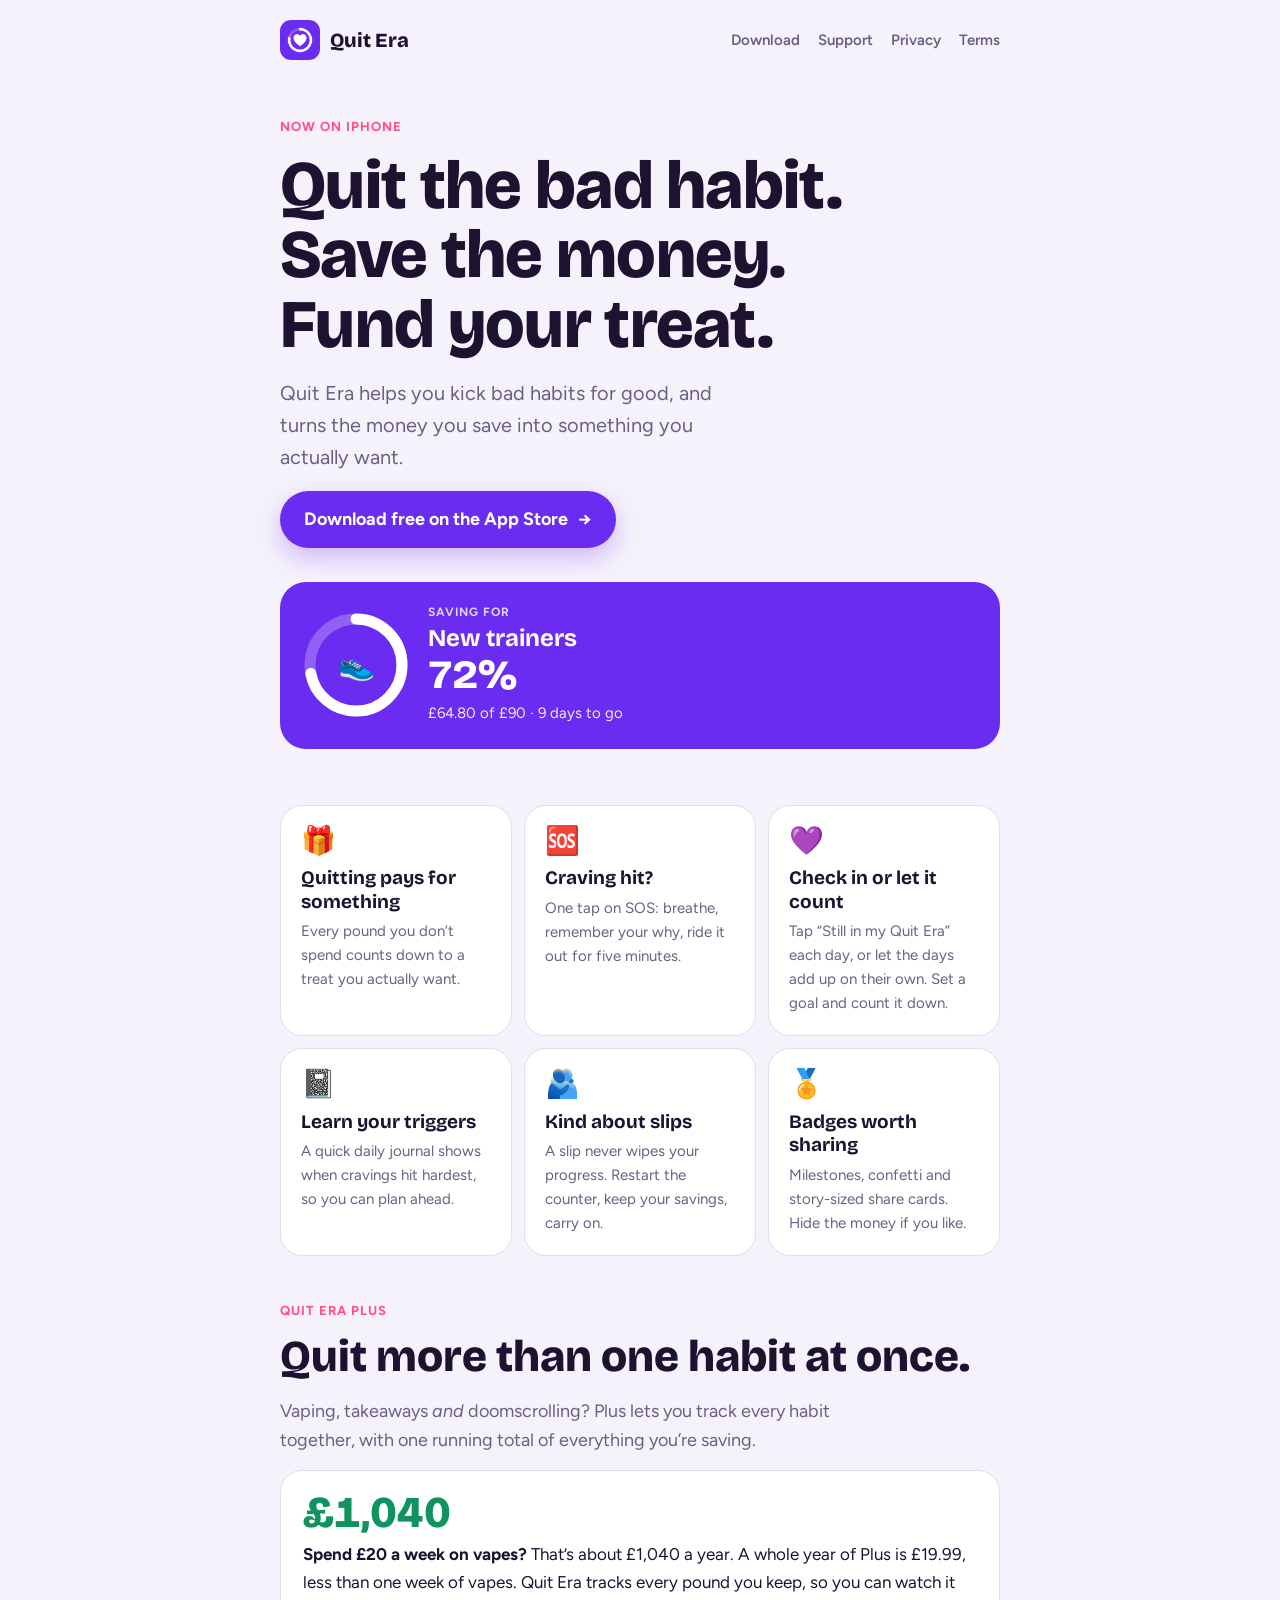
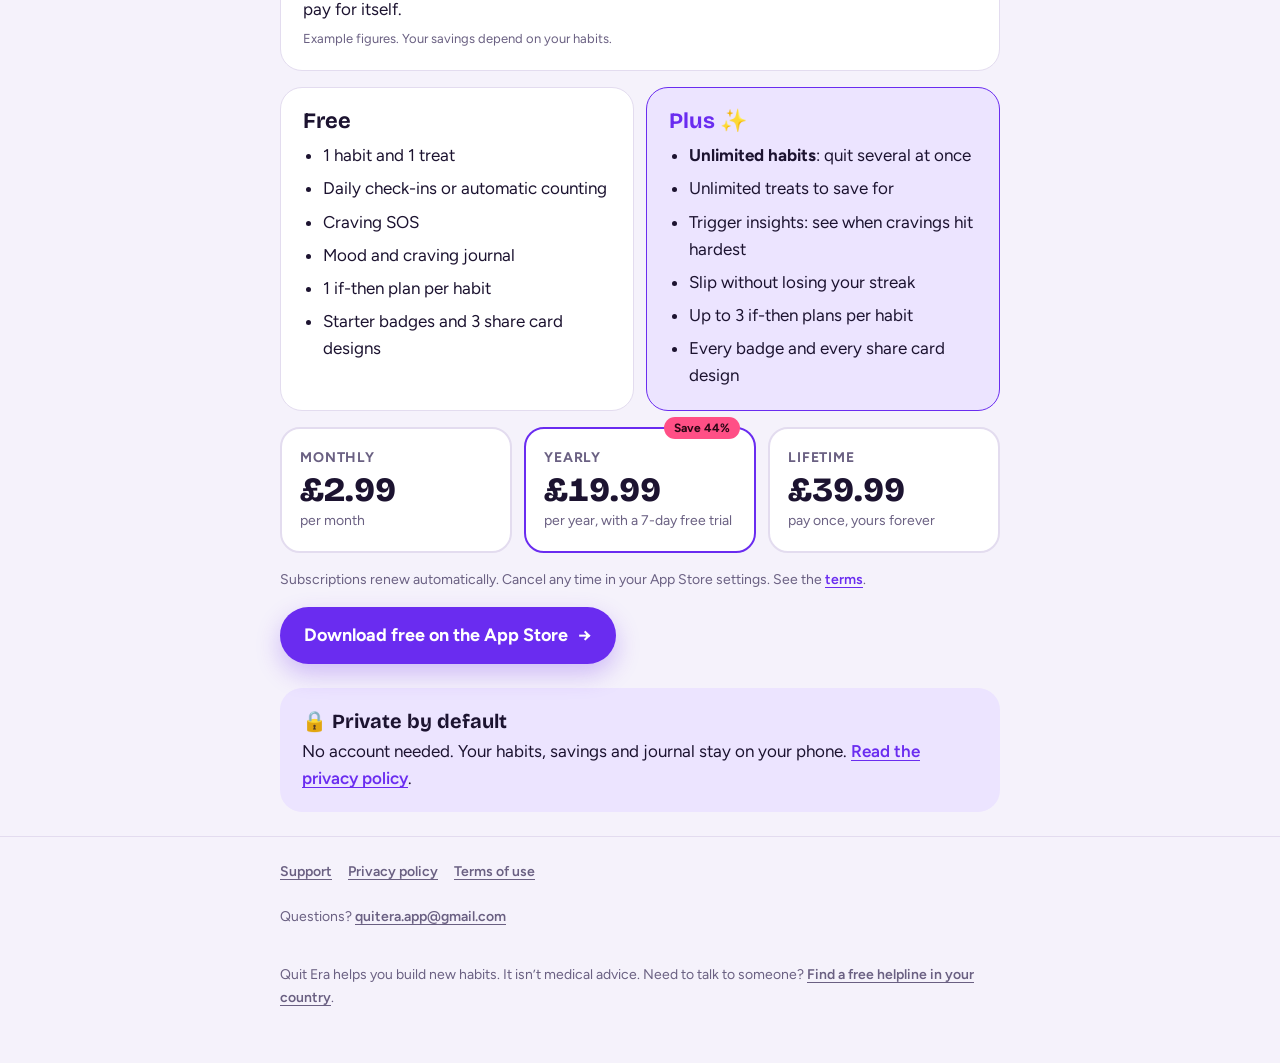
<file: index.html>
<!doctype html>
<html lang="en-GB">
<head>
  <meta name="apple-itunes-app" content="app-id=6830890706">
  <meta charset="utf-8">
  <meta name="viewport" content="width=device-width, initial-scale=1, viewport-fit=cover">
  <title>Quit Era: quit the bad habit, fund your treat</title>
  <meta name="description" content="Quit Era helps you quit bad habits for good. Your savings fund a treat you actually want, your why stays in view, and Craving SOS gets you through the hard moments.">
  <link rel="icon" href="favicon.png">
  <link rel="apple-touch-icon" href="icon.png">
  <meta property="og:title" content="Quit Era: quit the bad habit, fund your treat">
  <meta property="og:description" content="Free on the App Store. See how long you’ve been free and how much you’ve saved, and put it towards a treat. 💜">
  <meta property="og:image" content="https://www.quiteraapp.com/og-image.png">
  <meta property="og:image:width" content="1200">
  <meta property="og:image:height" content="630">
  <meta name="twitter:card" content="summary_large_image">
  <meta property="og:url" content="https://www.quiteraapp.com/">
  <link rel="canonical" href="https://www.quiteraapp.com/">
  <link rel="preconnect" href="https://fonts.googleapis.com">
  <link rel="preconnect" href="https://fonts.gstatic.com" crossorigin>
  <link rel="stylesheet" href="https://fonts.googleapis.com/css2?family=Bricolage+Grotesque:opsz,wght@12..96,700;12..96,800&family=Figtree:wght@400;600;700&display=swap">
  <link rel="stylesheet" href="styles.css">
</head>
<body>
  <header class="top">
    <div class="wrap">
      <a class="brand" href="./"><img src="icon.png" alt=""><span>Quit Era</span></a>
      <nav aria-label="Main">
        <a href="https://apps.apple.com/app/id6830890706">Download</a>
        <a href="support.html">Support</a>
        <a href="privacy.html">Privacy</a>
        <a href="terms.html">Terms</a>
      </nav>
    </div>
  </header>

  <main class="wrap">
    <section class="hero">
      <p class="eyebrow">Now on iPhone</p>
      <h1>Quit the bad habit. Save the money. Fund your treat.</h1>
      <p class="lede">Quit Era helps you kick bad habits for good, and turns the money you save into something you actually want.</p>
      <a class="store-btn" href="https://apps.apple.com/app/id6830890706">Download free on the App Store <span aria-hidden="true">→</span></a>

      <div class="treat" role="img" aria-label="Example treat card: saving for new trainers, 72 percent funded, 9 days to go">
        <svg class="ring" viewBox="0 0 104 104" aria-hidden="true">
          <circle cx="52" cy="52" r="46" fill="none" stroke="rgba(255,255,255,0.25)" stroke-width="11"/>
          <circle class="arc" cx="52" cy="52" r="46" fill="none" stroke="currentColor" stroke-width="11" stroke-linecap="round"
                  stroke-dasharray="289" stroke-dashoffset="81" transform="rotate(-90 52 52)"/>
          <text x="52" y="62" text-anchor="middle" font-size="30">👟</text>
        </svg>
        <div>
          <small>Saving for</small>
          <strong>New trainers</strong>
          <span class="pct">72%</span>
          <p>£64.80 of £90 · 9 days to go</p>
        </div>
      </div>
    </section>

    <section class="features" aria-label="What Quit Era does">
      <article class="feature">
        <span class="ico" aria-hidden="true">🎁</span>
        <h3>Quitting pays for something</h3>
        <p>Every pound you don’t spend counts down to a treat you actually want.</p>
      </article>
      <article class="feature">
        <span class="ico" aria-hidden="true">🆘</span>
        <h3>Craving hit?</h3>
        <p>One tap on SOS: breathe, remember your why, ride it out for five minutes.</p>
      </article>
      <article class="feature">
        <span class="ico" aria-hidden="true">💜</span>
        <h3>Check in or let it count</h3>
        <p>Tap “Still in my Quit Era” each day, or let the days add up on their own. Set a goal and count it down.</p>
      </article>
      <article class="feature">
        <span class="ico" aria-hidden="true">📓</span>
        <h3>Learn your triggers</h3>
        <p>A quick daily journal shows when cravings hit hardest, so you can plan ahead.</p>
      </article>
      <article class="feature">
        <span class="ico" aria-hidden="true">🫂</span>
        <h3>Kind about slips</h3>
        <p>A slip never wipes your progress. Restart the counter, keep your savings, carry on.</p>
      </article>
      <article class="feature">
        <span class="ico" aria-hidden="true">🏅</span>
        <h3>Badges worth sharing</h3>
        <p>Milestones, confetti and story-sized share cards. Hide the money if you like.</p>
      </article>
    </section>

    <section class="plus" aria-labelledby="plus-title">
      <p class="eyebrow">Quit Era Plus</p>
      <h2 id="plus-title">Quit more than one habit at once.</h2>
      <p class="plus-lede">Vaping, takeaways <em>and</em> doomscrolling? Plus lets you track every habit together, with one running total of everything you’re saving.</p>

      <div class="payback">
        <span class="payback-big">£1,040</span>
        <p><strong>Spend £20 a week on vapes?</strong> That’s about £1,040 a year. A whole year of Plus is £19.99, less than one week of vapes. Quit Era tracks every pound you keep, so you can watch it pay for itself.</p>
        <small>Example figures. Your savings depend on your habits.</small>
      </div>

      <div class="compare">
        <div class="tier">
          <h3>Free</h3>
          <ul>
            <li>1 habit and 1 treat</li>
            <li>Daily check-ins or automatic counting</li>
            <li>Craving SOS</li>
            <li>Mood and craving journal</li>
            <li>1 if-then plan per habit</li>
            <li>Starter badges and 3 share card designs</li>
          </ul>
        </div>
        <div class="tier tier-plus">
          <h3>Plus ✨</h3>
          <ul>
            <li><strong>Unlimited habits</strong>: quit several at once</li>
            <li>Unlimited treats to save for</li>
            <li>Trigger insights: see when cravings hit hardest</li>
            <li>Slip without losing your streak</li>
            <li>Up to 3 if-then plans per habit</li>
            <li>Every badge and every share card design</li>
          </ul>
        </div>
      </div>

      <div class="prices">
        <div class="price">
          <span class="price-name">Monthly</span>
          <span class="price-amount">£2.99</span>
          <span class="price-note">per month</span>
        </div>
        <div class="price price-best">
          <span class="price-tag">Save 44%</span>
          <span class="price-name">Yearly</span>
          <span class="price-amount">£19.99</span>
          <span class="price-note">per year, with a 7-day free trial</span>
        </div>
        <div class="price">
          <span class="price-name">Lifetime</span>
          <span class="price-amount">£39.99</span>
          <span class="price-note">pay once, yours forever</span>
        </div>
      </div>
      <p class="fine">Subscriptions renew automatically. Cancel any time in your App Store settings. See the <a href="terms.html">terms</a>.</p>
      <a class="store-btn" href="https://apps.apple.com/app/id6830890706">Download free on the App Store <span aria-hidden="true">→</span></a>
    </section>

    <section class="privacy-note">
      <h2>🔒 Private by default</h2>
      <p>No account needed. Your habits, savings and journal stay on your phone. <a href="privacy.html">Read the privacy policy</a>.</p>
    </section>
  </main>

  <footer>
    <div class="wrap">
      <nav aria-label="Footer">
        <a href="support.html">Support</a>
        <a href="privacy.html">Privacy policy</a>
        <a href="terms.html">Terms of use</a>
      </nav>
      <p>Questions? <a href="mailto:quitera.app@gmail.com">quitera.app@gmail.com</a></p>
      <p>Quit Era helps you build new habits. It isn’t medical advice. Need to talk to someone? <a href="https://findahelpline.com">Find a free helpline in your country</a>.</p>
    </div>
  </footer>
</body>
</html>
</file>
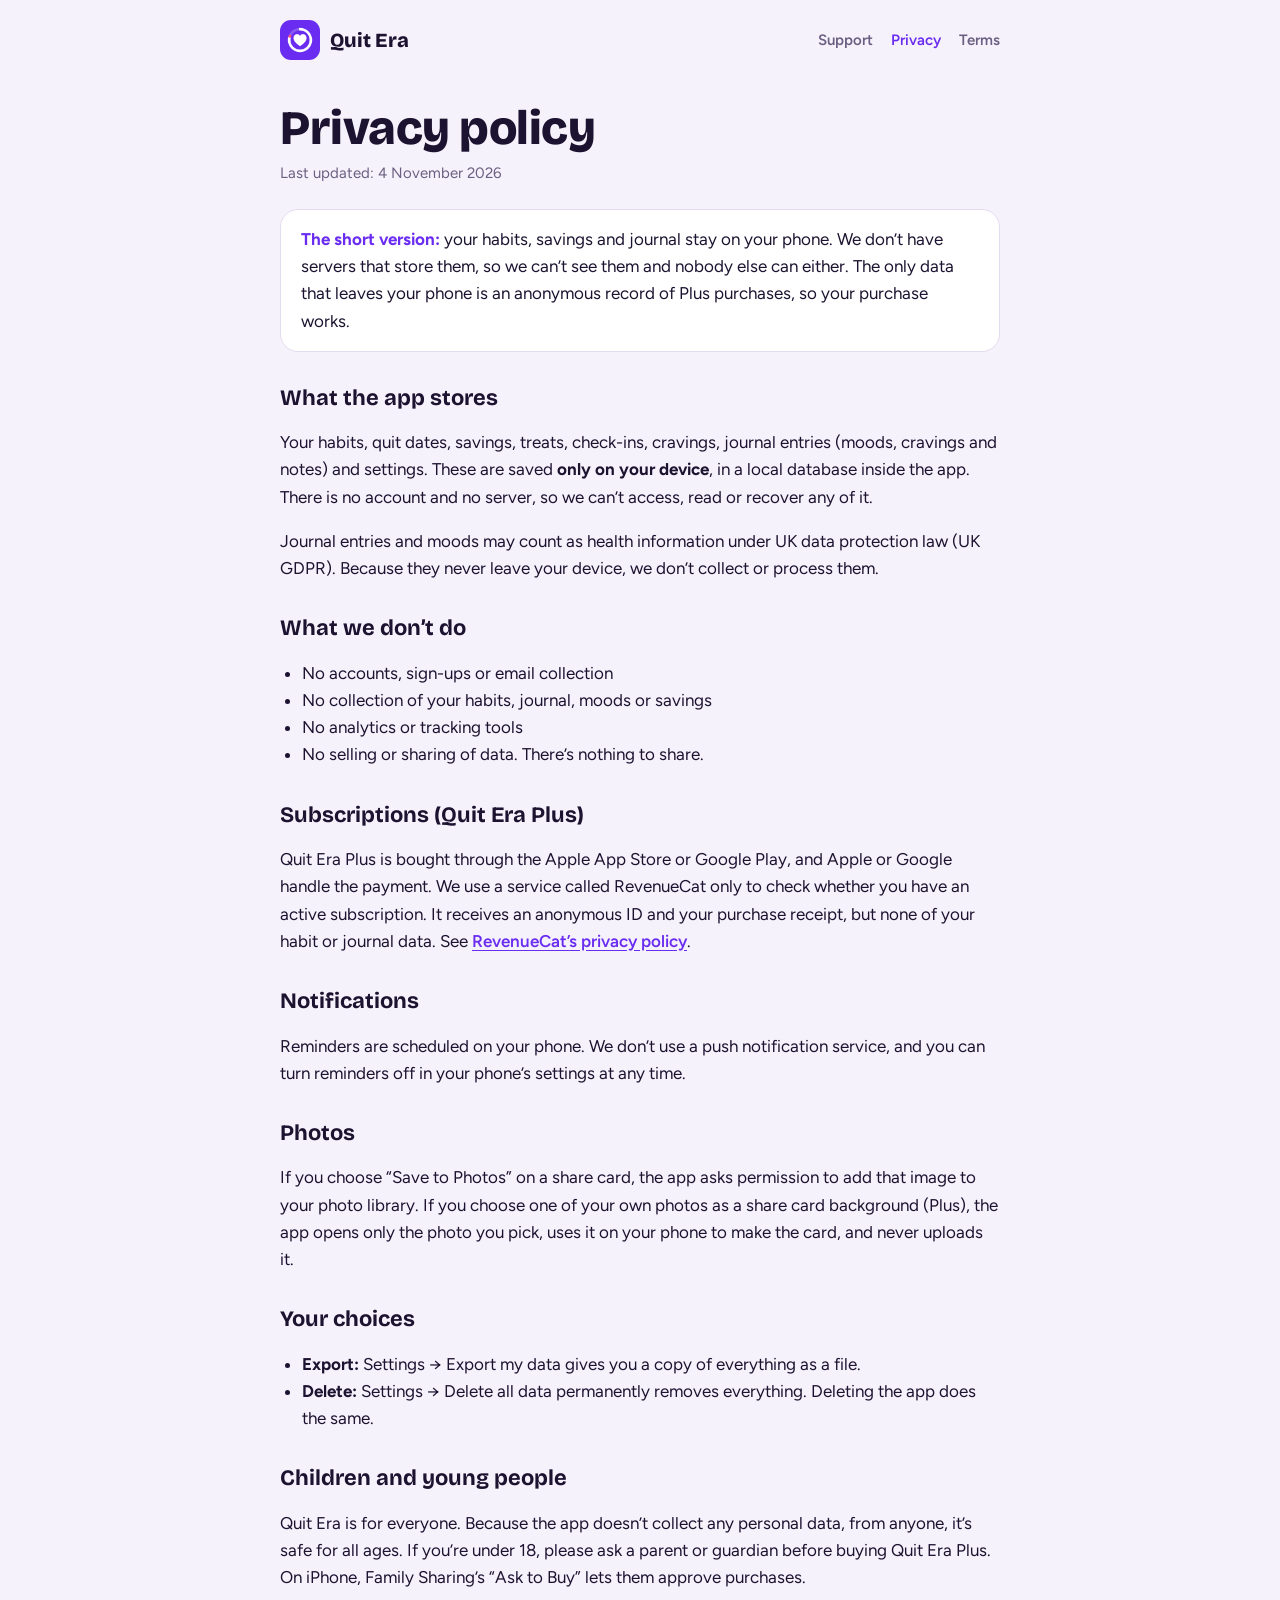
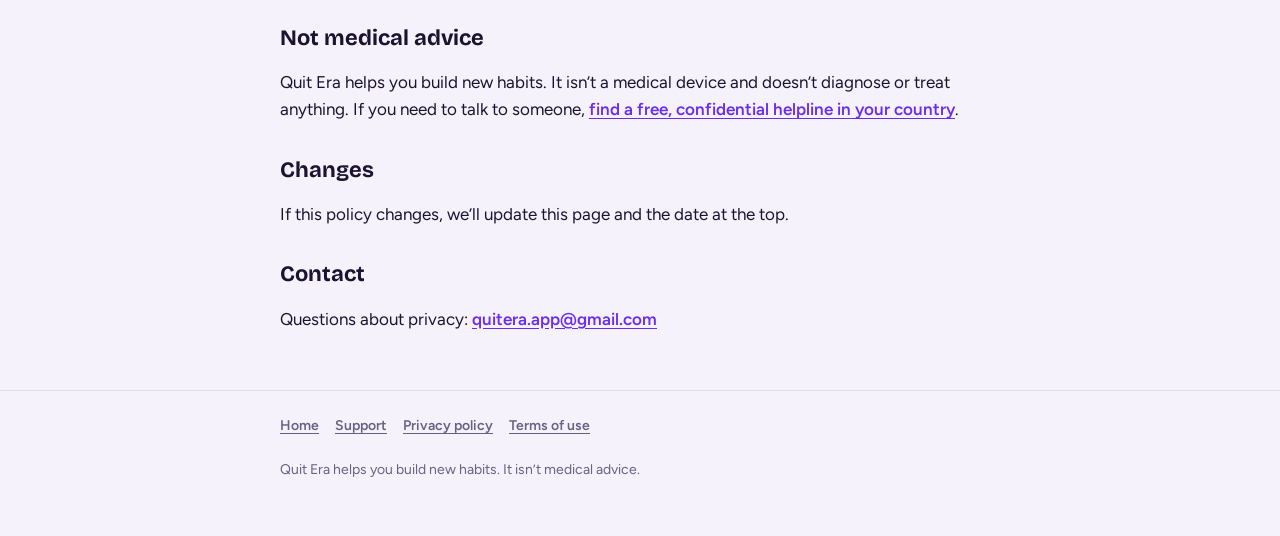
<file: privacy.html>
<!doctype html>
<html lang="en-GB">
<head>
  <meta name="apple-itunes-app" content="app-id=6830890706">
  <meta charset="utf-8">
  <meta name="viewport" content="width=device-width, initial-scale=1, viewport-fit=cover">
  <title>Privacy policy · Quit Era</title>
  <meta name="description" content="Quit Era does not collect your data. Everything you enter stays on your phone.">
  <link rel="icon" href="favicon.png">
  <link rel="preconnect" href="https://fonts.googleapis.com">
  <link rel="preconnect" href="https://fonts.gstatic.com" crossorigin>
  <link rel="stylesheet" href="https://fonts.googleapis.com/css2?family=Bricolage+Grotesque:opsz,wght@12..96,700;12..96,800&family=Figtree:wght@400;600;700&display=swap">
  <link rel="stylesheet" href="styles.css">
</head>
<body>
  <header class="top">
    <div class="wrap">
      <a class="brand" href="./"><img src="icon.png" alt=""><span>Quit Era</span></a>
      <nav aria-label="Main">
        <a href="support.html">Support</a>
        <a href="privacy.html" aria-current="page">Privacy</a>
        <a href="terms.html">Terms</a>
      </nav>
    </div>
  </header>
  <main class="wrap doc">
    <h1>Privacy policy</h1>
    <p class="updated">Last updated: 4 November 2026</p>

    <div class="callout"><strong>The short version:</strong> your habits, savings and journal stay on your phone. We don’t have servers that store them, so we can’t see them and nobody else can either. The only data that leaves your phone is an anonymous record of Plus purchases, so your purchase works.</div>

    <h2>What the app stores</h2>
    <p>Your habits, quit dates, savings, treats, check-ins, cravings, journal entries (moods, cravings and notes) and settings. These are saved <strong>only on your device</strong>, in a local database inside the app. There is no account and no server, so we can’t access, read or recover any of it.</p>
    <p>Journal entries and moods may count as health information under UK data protection law (UK GDPR). Because they never leave your device, we don’t collect or process them.</p>

    <h2>What we don’t do</h2>
    <ul>
      <li>No accounts, sign-ups or email collection</li>
      <li>No collection of your habits, journal, moods or savings</li>
      <li>No analytics or tracking tools</li>
      <li>No selling or sharing of data. There’s nothing to share.</li>
    </ul>

    <h2>Subscriptions (Quit Era Plus)</h2>
    <p>Quit Era Plus is bought through the Apple App Store or Google Play, and Apple or Google handle the payment. We use a service called RevenueCat only to check whether you have an active subscription. It receives an anonymous ID and your purchase receipt, but none of your habit or journal data. See <a href="https://www.revenuecat.com/privacy/">RevenueCat’s privacy policy</a>.</p>

    <h2>Notifications</h2>
    <p>Reminders are scheduled on your phone. We don’t use a push notification service, and you can turn reminders off in your phone’s settings at any time.</p>

    <h2>Photos</h2>
    <p>If you choose “Save to Photos” on a share card, the app asks permission to add that image to your photo library. If you choose one of your own photos as a share card background (Plus), the app opens only the photo you pick, uses it on your phone to make the card, and never uploads it.</p>

    <h2>Your choices</h2>
    <ul>
      <li><strong>Export:</strong> Settings → Export my data gives you a copy of everything as a file.</li>
      <li><strong>Delete:</strong> Settings → Delete all data permanently removes everything. Deleting the app does the same.</li>
    </ul>

    <h2>Children and young people</h2>
    <p>Quit Era is for everyone. Because the app doesn’t collect any personal data, from anyone, it’s safe for all ages. If you’re under 18, please ask a parent or guardian before buying Quit Era Plus. On iPhone, Family Sharing’s “Ask to Buy” lets them approve purchases.</p>

    <h2>Not medical advice</h2>
    <p>Quit Era helps you build new habits. It isn’t a medical device and doesn’t diagnose or treat anything. If you need to talk to someone, <a href="https://findahelpline.com">find a free, confidential helpline in your country</a>.</p>

    <h2>Changes</h2>
    <p>If this policy changes, we’ll update this page and the date at the top.</p>

    <h2>Contact</h2>
    <p>Questions about privacy: <a href="mailto:quitera.app@gmail.com">quitera.app@gmail.com</a></p>
  </main>
  <footer>
    <div class="wrap">
      <nav aria-label="Footer">
        <a href="./">Home</a>
        <a href="support.html">Support</a>
        <a href="privacy.html">Privacy policy</a>
        <a href="terms.html">Terms of use</a>
      </nav>
      <p>Quit Era helps you build new habits. It isn’t medical advice.</p>
    </div>
  </footer>
</body>
</html>
</file>
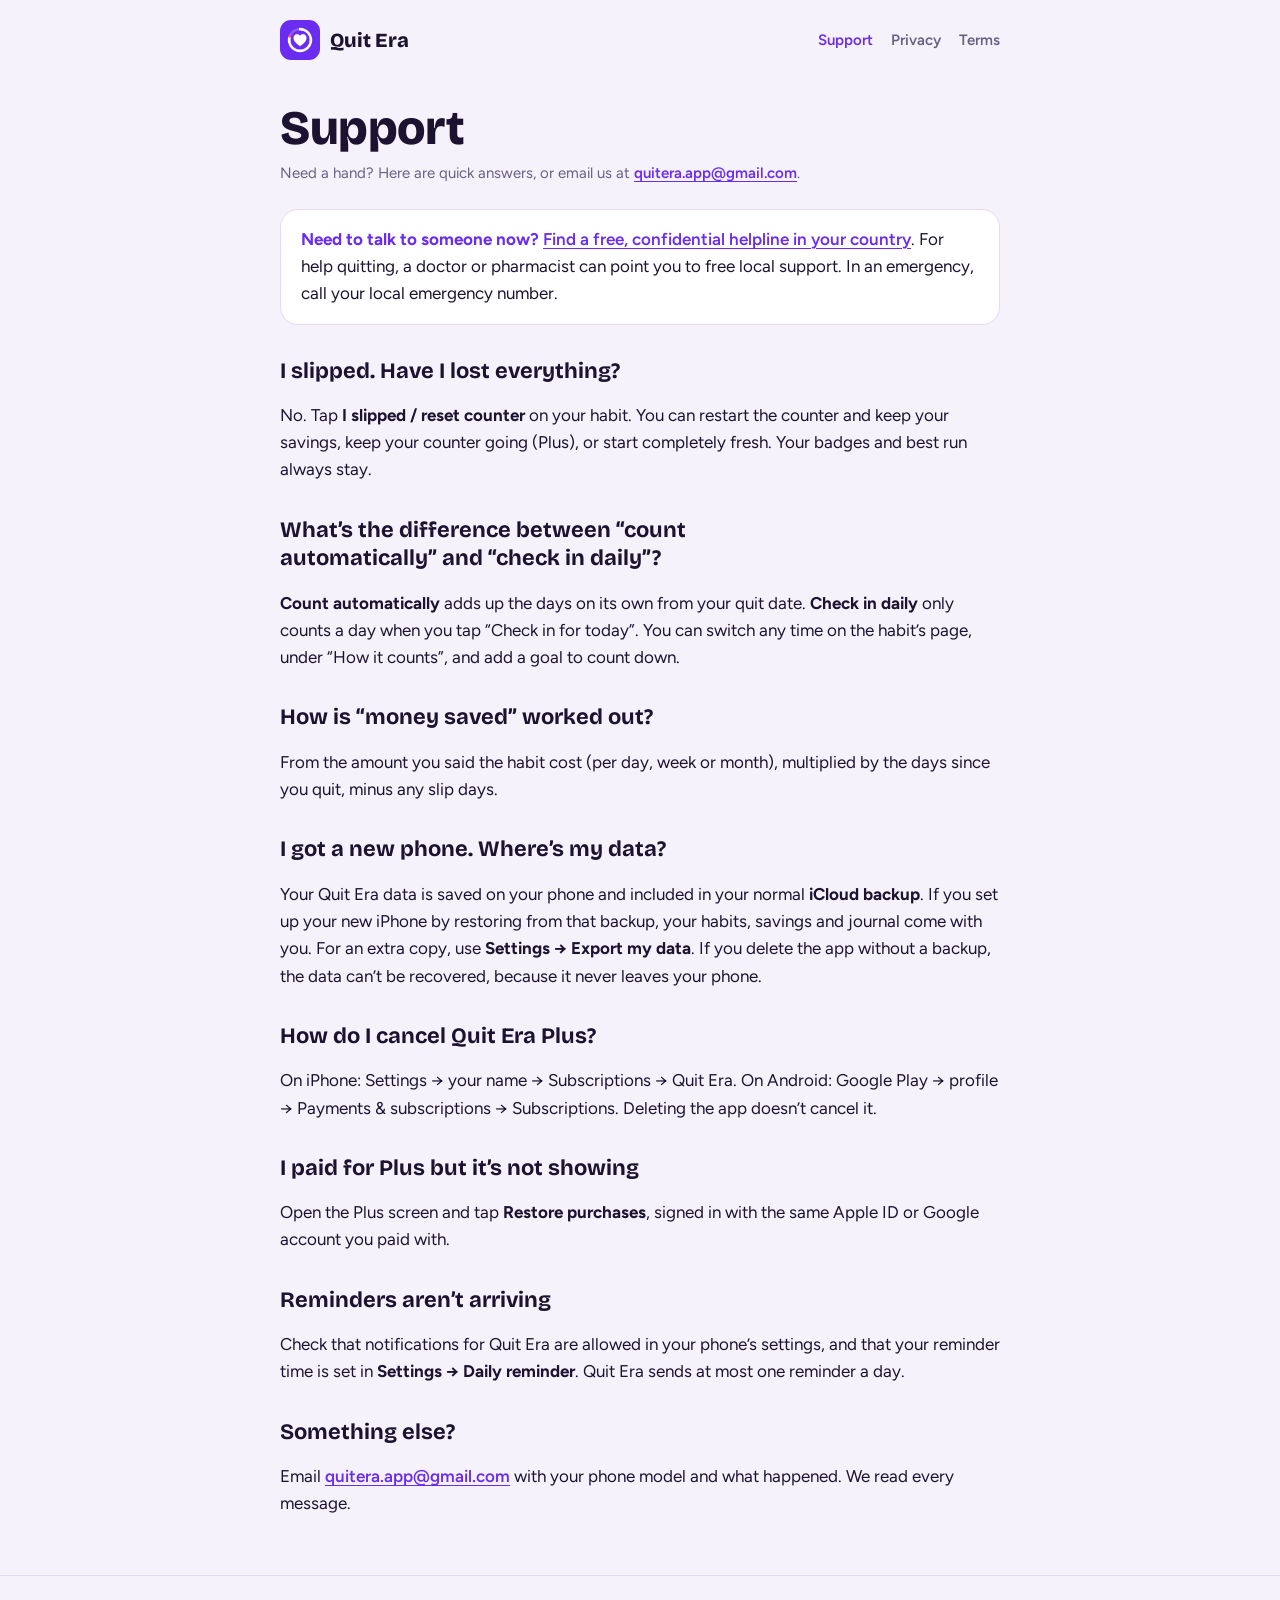
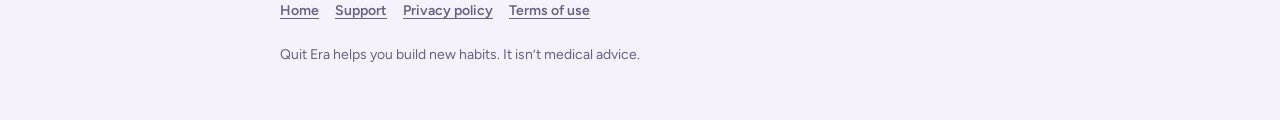
<file: support.html>
<!doctype html>
<html lang="en-GB">
<head>
  <meta name="apple-itunes-app" content="app-id=6830890706">
  <meta charset="utf-8">
  <meta name="viewport" content="width=device-width, initial-scale=1, viewport-fit=cover">
  <title>Support · Quit Era</title>
  <meta name="description" content="Help with the Quit Era app: common questions, subscriptions and how to contact us.">
  <link rel="icon" href="favicon.png">
  <link rel="preconnect" href="https://fonts.googleapis.com">
  <link rel="preconnect" href="https://fonts.gstatic.com" crossorigin>
  <link rel="stylesheet" href="https://fonts.googleapis.com/css2?family=Bricolage+Grotesque:opsz,wght@12..96,700;12..96,800&family=Figtree:wght@400;600;700&display=swap">
  <link rel="stylesheet" href="styles.css">
</head>
<body>
  <header class="top">
    <div class="wrap">
      <a class="brand" href="./"><img src="icon.png" alt=""><span>Quit Era</span></a>
      <nav aria-label="Main">
        <a href="support.html" aria-current="page">Support</a>
        <a href="privacy.html">Privacy</a>
        <a href="terms.html">Terms</a>
      </nav>
    </div>
  </header>
  <main class="wrap doc">
    <h1>Support</h1>
    <p class="updated">Need a hand? Here are quick answers, or email us at <a href="mailto:quitera.app@gmail.com">quitera.app@gmail.com</a>.</p>

    <div class="callout"><strong>Need to talk to someone now?</strong> <a href="https://findahelpline.com">Find a free, confidential helpline in your country</a>. For help quitting, a doctor or pharmacist can point you to free local support. In an emergency, call your local emergency number.</div>

    <h2>I slipped. Have I lost everything?</h2>
    <p>No. Tap <strong>I slipped / reset counter</strong> on your habit. You can restart the counter and keep your savings, keep your counter going (Plus), or start completely fresh. Your badges and best run always stay.</p>

    <h2>What’s the difference between “count automatically” and “check in daily”?</h2>
    <p><strong>Count automatically</strong> adds up the days on its own from your quit date. <strong>Check in daily</strong> only counts a day when you tap “Check in for today”. You can switch any time on the habit’s page, under “How it counts”, and add a goal to count down.</p>

    <h2>How is “money saved” worked out?</h2>
    <p>From the amount you said the habit cost (per day, week or month), multiplied by the days since you quit, minus any slip days.</p>

    <h2>I got a new phone. Where’s my data?</h2>
    <p>Your Quit Era data is saved on your phone and included in your normal <strong>iCloud backup</strong>. If you set up your new iPhone by restoring from that backup, your habits, savings and journal come with you. For an extra copy, use <strong>Settings → Export my data</strong>. If you delete the app without a backup, the data can’t be recovered, because it never leaves your phone.</p>

    <h2>How do I cancel Quit Era Plus?</h2>
    <p>On iPhone: Settings → your name → Subscriptions → Quit Era. On Android: Google Play → profile → Payments &amp; subscriptions → Subscriptions. Deleting the app doesn’t cancel it.</p>

    <h2>I paid for Plus but it’s not showing</h2>
    <p>Open the Plus screen and tap <strong>Restore purchases</strong>, signed in with the same Apple ID or Google account you paid with.</p>

    <h2>Reminders aren’t arriving</h2>
    <p>Check that notifications for Quit Era are allowed in your phone’s settings, and that your reminder time is set in <strong>Settings → Daily reminder</strong>. Quit Era sends at most one reminder a day.</p>

    <h2>Something else?</h2>
    <p>Email <a href="mailto:quitera.app@gmail.com">quitera.app@gmail.com</a> with your phone model and what happened. We read every message.</p>
  </main>
  <footer>
    <div class="wrap">
      <nav aria-label="Footer">
        <a href="./">Home</a>
        <a href="support.html">Support</a>
        <a href="privacy.html">Privacy policy</a>
        <a href="terms.html">Terms of use</a>
      </nav>
      <p>Quit Era helps you build new habits. It isn’t medical advice.</p>
    </div>
  </footer>
</body>
</html>
</file>
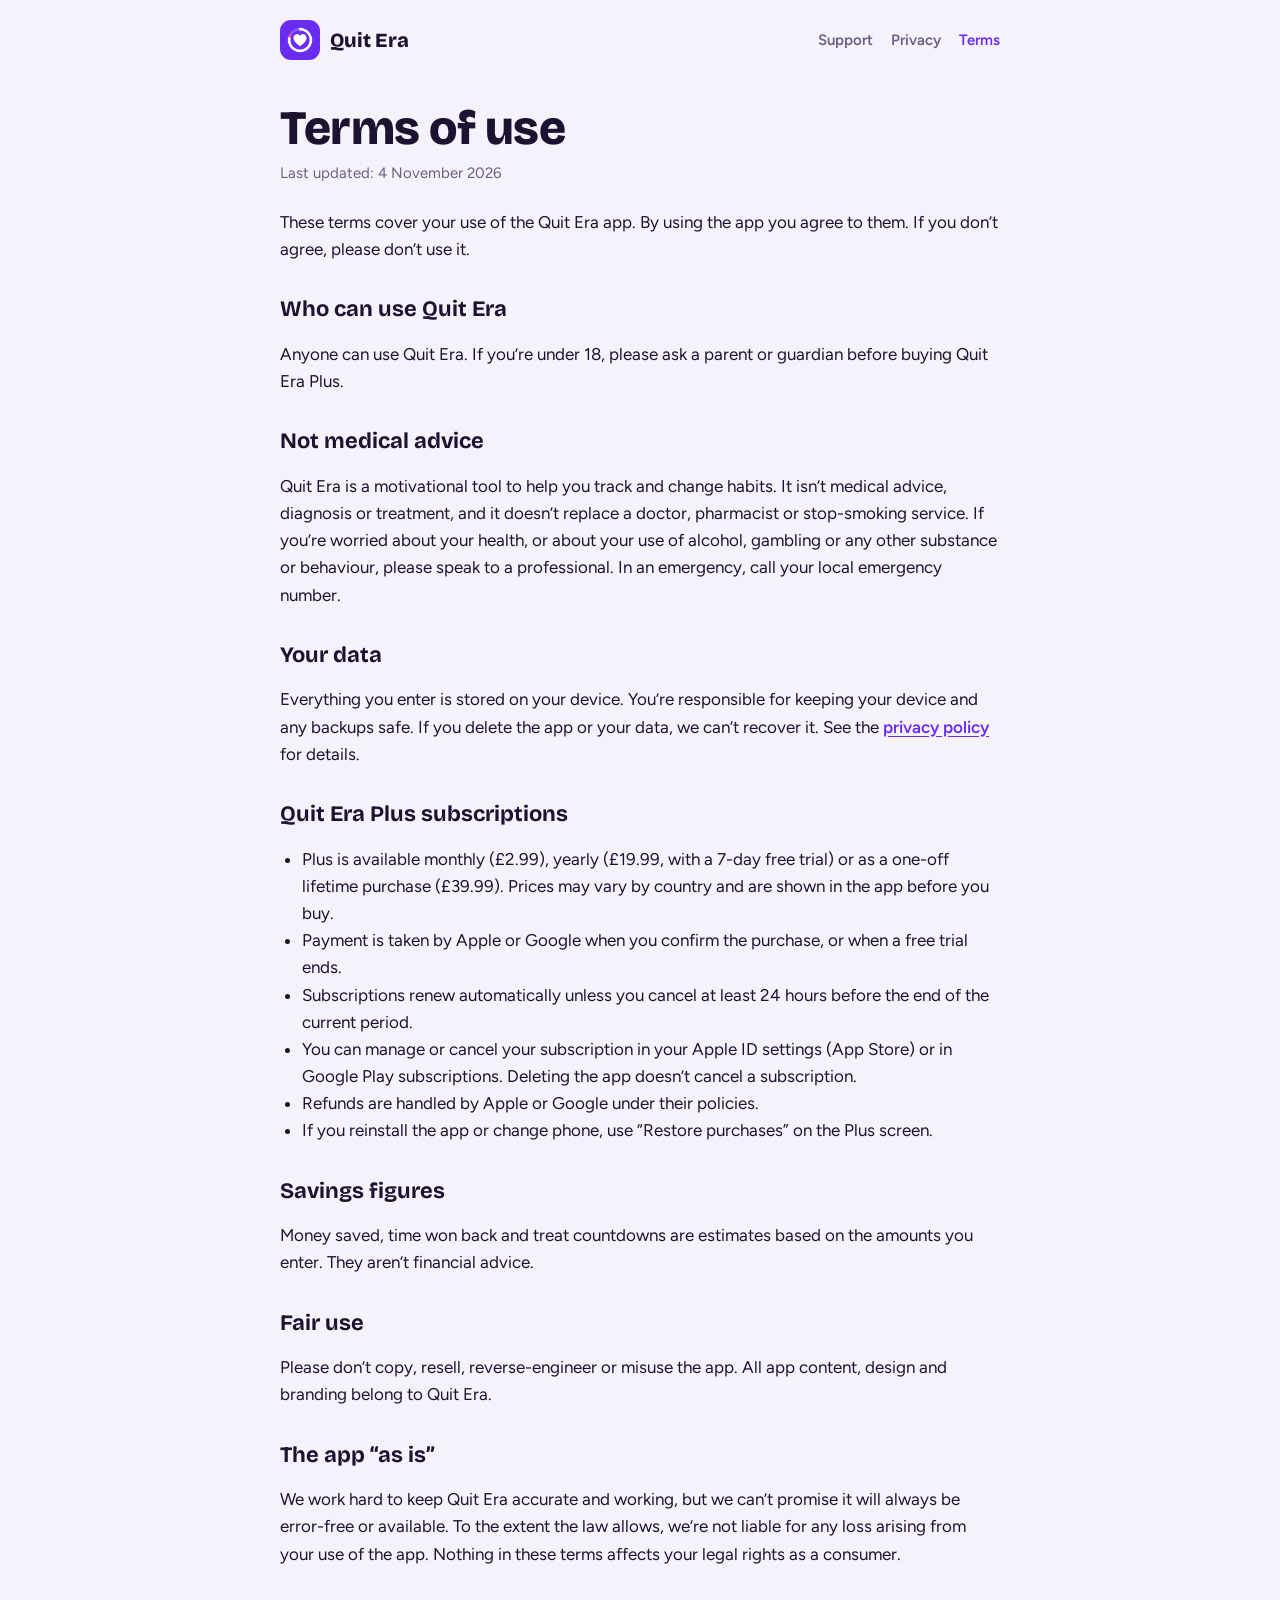
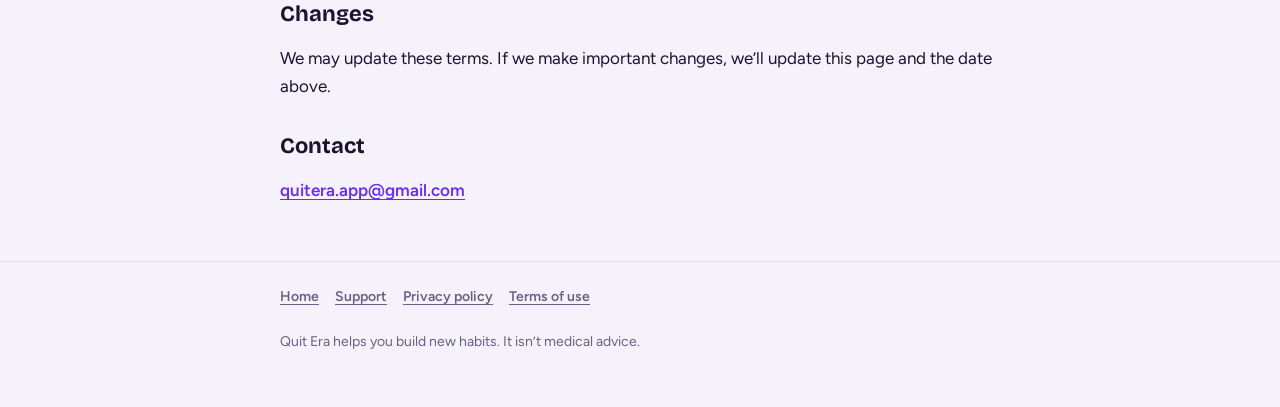
<file: terms.html>
<!doctype html>
<html lang="en-GB">
<head>
  <meta name="apple-itunes-app" content="app-id=6830890706">
  <meta charset="utf-8">
  <meta name="viewport" content="width=device-width, initial-scale=1, viewport-fit=cover">
  <title>Terms of use · Quit Era</title>
  <meta name="description" content="The terms for using the Quit Era app and Quit Era Plus.">
  <link rel="icon" href="favicon.png">
  <link rel="preconnect" href="https://fonts.googleapis.com">
  <link rel="preconnect" href="https://fonts.gstatic.com" crossorigin>
  <link rel="stylesheet" href="https://fonts.googleapis.com/css2?family=Bricolage+Grotesque:opsz,wght@12..96,700;12..96,800&family=Figtree:wght@400;600;700&display=swap">
  <link rel="stylesheet" href="styles.css">
</head>
<body>
  <header class="top">
    <div class="wrap">
      <a class="brand" href="./"><img src="icon.png" alt=""><span>Quit Era</span></a>
      <nav aria-label="Main">
        <a href="support.html">Support</a>
        <a href="privacy.html">Privacy</a>
        <a href="terms.html" aria-current="page">Terms</a>
      </nav>
    </div>
  </header>
  <main class="wrap doc">
    <h1>Terms of use</h1>
    <p class="updated">Last updated: 4 November 2026</p>

    <p>These terms cover your use of the Quit Era app. By using the app you agree to them. If you don’t agree, please don’t use it.</p>

    <h2>Who can use Quit Era</h2>
    <p>Anyone can use Quit Era. If you’re under 18, please ask a parent or guardian before buying Quit Era Plus.</p>

    <h2>Not medical advice</h2>
    <p>Quit Era is a motivational tool to help you track and change habits. It isn’t medical advice, diagnosis or treatment, and it doesn’t replace a doctor, pharmacist or stop-smoking service. If you’re worried about your health, or about your use of alcohol, gambling or any other substance or behaviour, please speak to a professional. In an emergency, call your local emergency number.</p>

    <h2>Your data</h2>
    <p>Everything you enter is stored on your device. You’re responsible for keeping your device and any backups safe. If you delete the app or your data, we can’t recover it. See the <a href="privacy.html">privacy policy</a> for details.</p>

    <h2>Quit Era Plus subscriptions</h2>
    <ul>
      <li>Plus is available monthly (£2.99), yearly (£19.99, with a 7-day free trial) or as a one-off lifetime purchase (£39.99). Prices may vary by country and are shown in the app before you buy.</li>
      <li>Payment is taken by Apple or Google when you confirm the purchase, or when a free trial ends.</li>
      <li>Subscriptions renew automatically unless you cancel at least 24 hours before the end of the current period.</li>
      <li>You can manage or cancel your subscription in your Apple ID settings (App Store) or in Google Play subscriptions. Deleting the app doesn’t cancel a subscription.</li>
      <li>Refunds are handled by Apple or Google under their policies.</li>
      <li>If you reinstall the app or change phone, use “Restore purchases” on the Plus screen.</li>
    </ul>

    <h2>Savings figures</h2>
    <p>Money saved, time won back and treat countdowns are estimates based on the amounts you enter. They aren’t financial advice.</p>

    <h2>Fair use</h2>
    <p>Please don’t copy, resell, reverse-engineer or misuse the app. All app content, design and branding belong to Quit Era.</p>

    <h2>The app “as is”</h2>
    <p>We work hard to keep Quit Era accurate and working, but we can’t promise it will always be error-free or available. To the extent the law allows, we’re not liable for any loss arising from your use of the app. Nothing in these terms affects your legal rights as a consumer.</p>

    <h2>Changes</h2>
    <p>We may update these terms. If we make important changes, we’ll update this page and the date above.</p>

    <h2>Contact</h2>
    <p><a href="mailto:quitera.app@gmail.com">quitera.app@gmail.com</a></p>
  </main>
  <footer>
    <div class="wrap">
      <nav aria-label="Footer">
        <a href="./">Home</a>
        <a href="support.html">Support</a>
        <a href="privacy.html">Privacy policy</a>
        <a href="terms.html">Terms of use</a>
      </nav>
      <p>Quit Era helps you build new habits. It isn’t medical advice.</p>
    </div>
  </footer>
</body>
</html>
</file>
<file: styles.css>
/* Quit Era website — same design system as the app (theme/tokens.ts). */
:root {
  --bg: #f5f2fb;
  --surface: #ffffff;
  --ink: #1c1330;
  --muted: #6a6082;
  --line: #e3dcef;
  --accent: #6a2cf0;
  --accent-ink: #ffffff;
  --accent-soft: #ece4ff;
  --pop: #ff4f86;
  --good: #11935f;
  --display: 'Bricolage Grotesque', 'Arial Rounded MT Bold', system-ui, sans-serif;
  --body: 'Figtree', system-ui, -apple-system, 'Segoe UI', sans-serif;
  color-scheme: light;
}
@media (prefers-color-scheme: dark) {
  :root {
    --bg: #120c1d;
    --surface: #1d152c;
    --ink: #f2edfb;
    --muted: #a69cbc;
    --line: #30264a;
    --accent: #9a6cff;
    --accent-ink: #13092a;
    --accent-soft: #2b1f4a;
    --pop: #ff7aa3;
    --good: #3ccb8b;
    color-scheme: dark;
  }
}

* { box-sizing: border-box; }
html { -webkit-text-size-adjust: 100%; }
body {
  margin: 0;
  background: var(--bg);
  color: var(--ink);
  font: 400 17px/1.6 var(--body);
}
a { color: var(--accent); font-weight: 600; text-underline-offset: 3px; }
a:focus-visible, button:focus-visible { outline: 3px solid var(--pop); outline-offset: 3px; border-radius: 6px; }
img { max-width: 100%; }

.wrap {
  max-width: 760px;
  margin: 0 auto;
  padding-left: max(20px, env(safe-area-inset-left));
  padding-right: max(20px, env(safe-area-inset-right));
}

/* Header */
.top { padding-block: 20px; }
.top .wrap { display: flex; align-items: center; justify-content: space-between; gap: 16px; flex-wrap: wrap; }
.brand { display: flex; align-items: center; gap: 10px; text-decoration: none; color: var(--ink); }
.brand img { width: 40px; height: 40px; border-radius: 11px; }
.brand span { font: 800 20px/1 var(--display); }
.top nav { display: flex; gap: 18px; flex-wrap: wrap; }
.top nav a { color: var(--muted); font-weight: 600; text-decoration: none; font-size: 15px; }
.top nav a:hover, .top nav a[aria-current='page'] { color: var(--accent); }

/* Home */
.hero { padding-block: 40px 24px; display: grid; gap: 18px; }
.eyebrow { font: 700 13px/1 var(--body); letter-spacing: 0.08em; text-transform: uppercase; color: var(--pop); margin: 0; }
h1 { font: 800 clamp(40px, 9vw, 68px)/1.02 var(--display); margin: 0; text-wrap: balance; letter-spacing: -0.01em; }
.lede { font-size: 20px; color: var(--muted); margin: 0; max-width: 34ch; }
.badge-soon {
  justify-self: start;
  background: var(--accent);
  color: var(--accent-ink);
  border-radius: 999px;
  padding: 12px 20px;
  font: 700 16px/1 var(--body);
}

.treat {
  margin-block: 16px 8px;
  background: var(--accent);
  color: var(--accent-ink);
  border-radius: 26px;
  padding: 24px;
  display: grid;
  grid-template-columns: auto 1fr;
  gap: 20px;
  align-items: center;
}
.treat .ring { width: 104px; height: 104px; }
.treat small { display: block; font: 700 12px/1 var(--body); letter-spacing: 0.08em; text-transform: uppercase; opacity: 0.8; }
.treat strong { display: block; font: 700 24px/1.2 var(--display); margin-top: 6px; }
.treat .pct { font: 800 40px/1.1 var(--display); font-variant-numeric: tabular-nums; }
.treat p { margin: 4px 0 0; opacity: 0.9; font-size: 15px; }

.features { display: grid; grid-template-columns: repeat(auto-fit, minmax(220px, 1fr)); gap: 12px; padding-block: 24px; }
.feature { background: var(--surface); border-radius: 22px; padding: 20px; border: 1px solid var(--line); }
.feature h3 { font: 700 19px/1.25 var(--display); margin: 8px 0 6px; }
.feature p { margin: 0; color: var(--muted); font-size: 15px; }
.feature .ico { font-size: 28px; line-height: 1; }

.privacy-note {
  background: var(--accent-soft);
  border-radius: 22px;
  padding: 20px 22px;
  margin-block: 8px 24px;
}
.privacy-note h2 { margin: 0 0 4px; font: 700 20px/1.3 var(--display); }
.privacy-note p { margin: 0; }

/* Plus */
.plus { padding-block: 24px 16px; display: grid; gap: 16px; }
.plus h2 { font: 800 clamp(30px, 6vw, 44px)/1.08 var(--display); margin: 0; text-wrap: balance; }
.plus-lede { margin: 0; color: var(--muted); font-size: 18px; max-width: 46ch; }
.payback {
  background: var(--surface);
  border: 1px solid var(--line);
  border-radius: 22px;
  padding: 20px 22px;
  display: grid;
  gap: 6px;
}
.payback-big { font: 800 44px/1 var(--display); color: var(--good); font-variant-numeric: tabular-nums; }
.payback p { margin: 0; }
.payback small { color: var(--muted); font-size: 13px; }
.compare { display: grid; grid-template-columns: repeat(auto-fit, minmax(240px, 1fr)); gap: 12px; }
.tier { background: var(--surface); border: 1px solid var(--line); border-radius: 22px; padding: 20px 22px; }
.tier h3 { font: 700 22px/1.2 var(--display); margin: 0 0 8px; }
.tier ul { margin: 0; padding-left: 20px; display: grid; gap: 6px; }
.tier-plus { background: var(--accent-soft); border-color: var(--accent); }
.tier-plus h3 { color: var(--accent); }
.prices { display: grid; grid-template-columns: repeat(auto-fit, minmax(170px, 1fr)); gap: 12px; }
.price {
  position: relative;
  background: var(--surface);
  border: 2px solid var(--line);
  border-radius: 20px;
  padding: 18px;
  display: grid;
  gap: 2px;
}
.price-best { border-color: var(--accent); }
.price-tag {
  position: absolute;
  top: -12px;
  right: 14px;
  background: var(--pop);
  color: #2a0614;
  border-radius: 999px;
  padding: 4px 10px;
  font: 700 12px/1.2 var(--body);
}
.price-name { font-weight: 700; color: var(--muted); font-size: 14px; text-transform: uppercase; letter-spacing: 0.06em; }
.price-amount { font: 800 34px/1.1 var(--display); font-variant-numeric: tabular-nums; }
.price-note { color: var(--muted); font-size: 14px; }
.fine { margin: 0; color: var(--muted); font-size: 14px; }

/* Legal / support pages */
.doc { padding-block: 24px 40px; }
.doc h1 { font-size: clamp(34px, 7vw, 48px); margin-bottom: 8px; }
.doc .updated { color: var(--muted); margin: 0 0 24px; font-size: 15px; }
.doc h2 { font: 700 22px/1.3 var(--display); margin: 32px 0 6px; text-wrap: balance; }
.doc p, .doc li { max-width: 68ch; }
.doc ul { padding-left: 22px; }
.callout { background: var(--surface); border: 1px solid var(--line); border-radius: 18px; padding: 16px 20px; margin-block: 16px; }
.callout strong { color: var(--accent); }

/* Footer */
footer { border-top: 1px solid var(--line); padding-block: 24px 40px; color: var(--muted); font-size: 14px; }
footer .wrap { display: grid; gap: 8px; }
footer nav { display: flex; gap: 16px; flex-wrap: wrap; }
footer a { color: var(--muted); }

@media (max-width: 480px) {
  .treat { grid-template-columns: 1fr; text-align: left; }
  .lede { font-size: 18px; }
}
@media (prefers-reduced-motion: no-preference) {
  .ring .arc { animation: fill 1.4s ease-out both; }
  @keyframes fill { from { stroke-dashoffset: 289; } }
}

.store-btn {
  justify-self: start;
  display: inline-flex;
  align-items: center;
  gap: 10px;
  background: var(--accent);
  color: var(--accent-ink);
  font-weight: 700;
  font-size: 18px;
  text-decoration: none;
  padding: 14px 24px;
  border-radius: 999px;
  box-shadow: 0 10px 24px rgba(106, 44, 240, 0.28);
}
.store-btn:hover { filter: brightness(1.08); }
.store-btn:focus-visible { outline: 3px solid var(--pop); outline-offset: 3px; }
</file>
